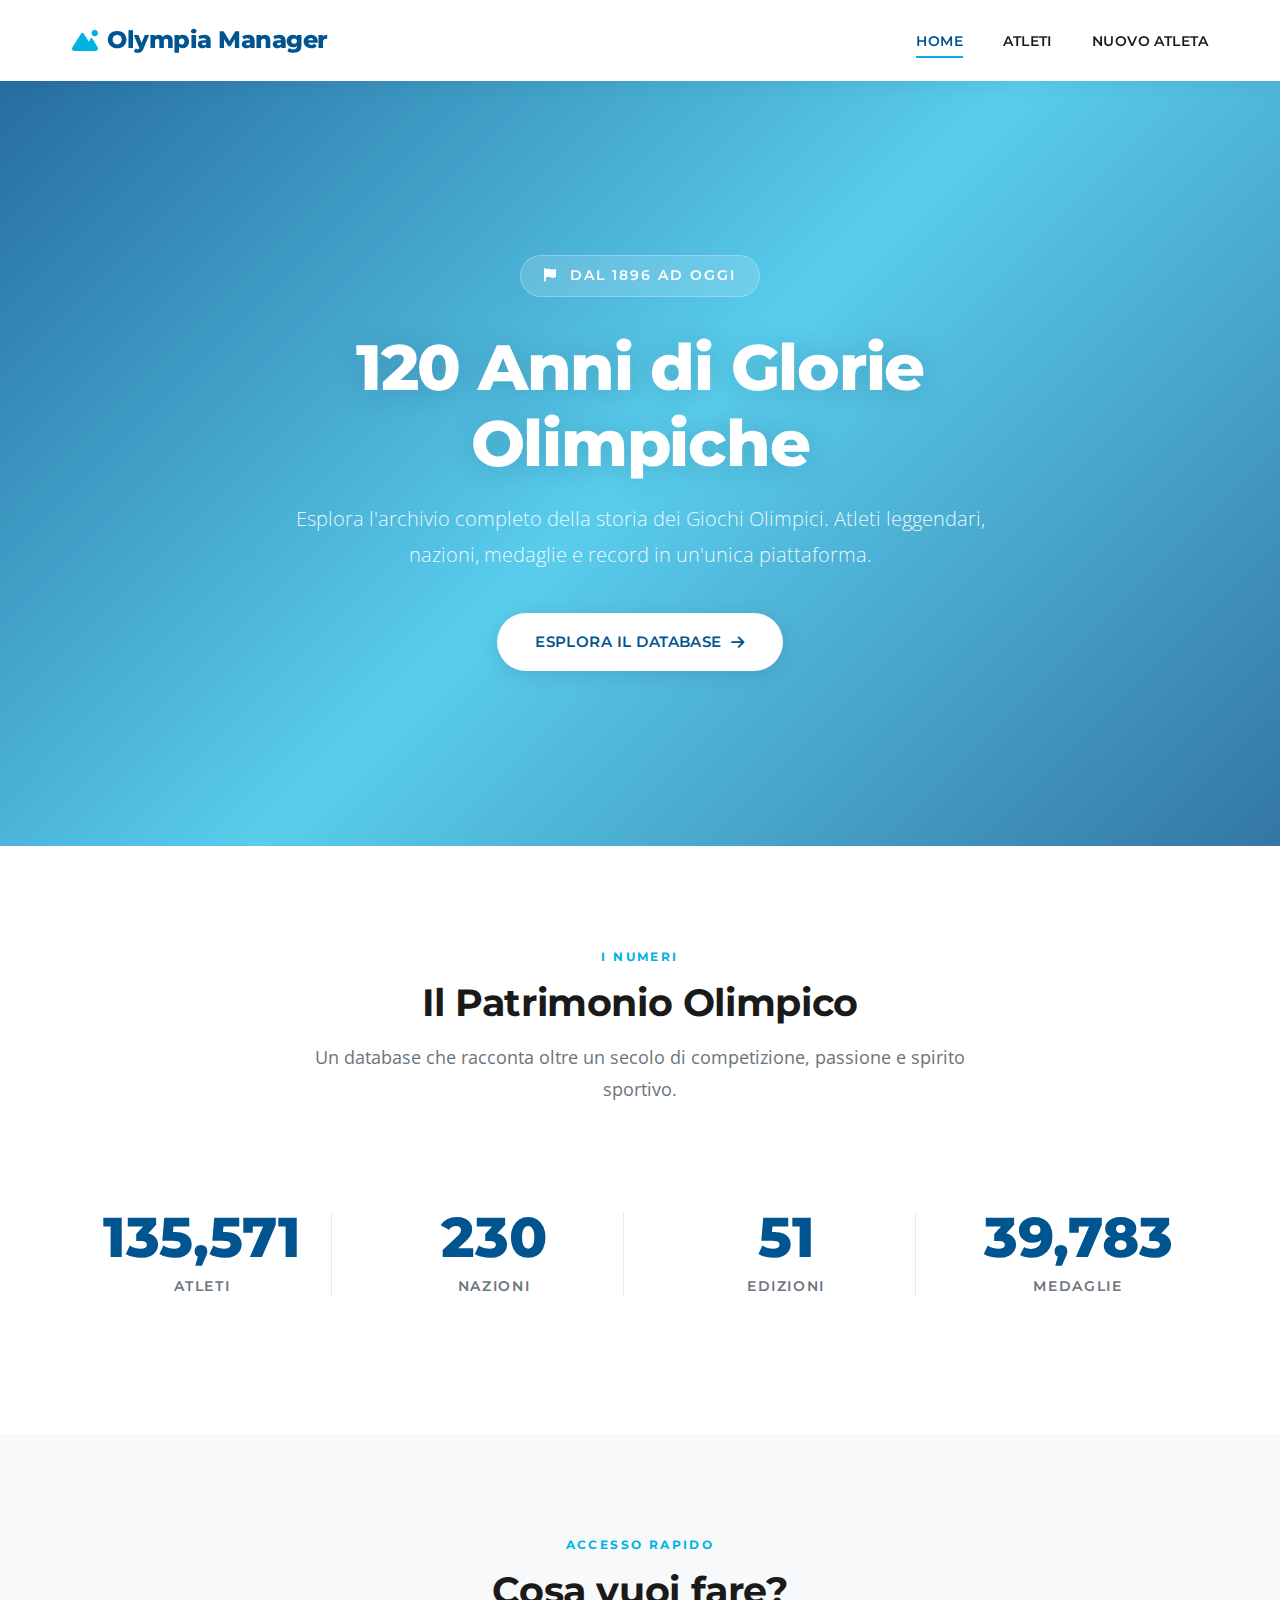
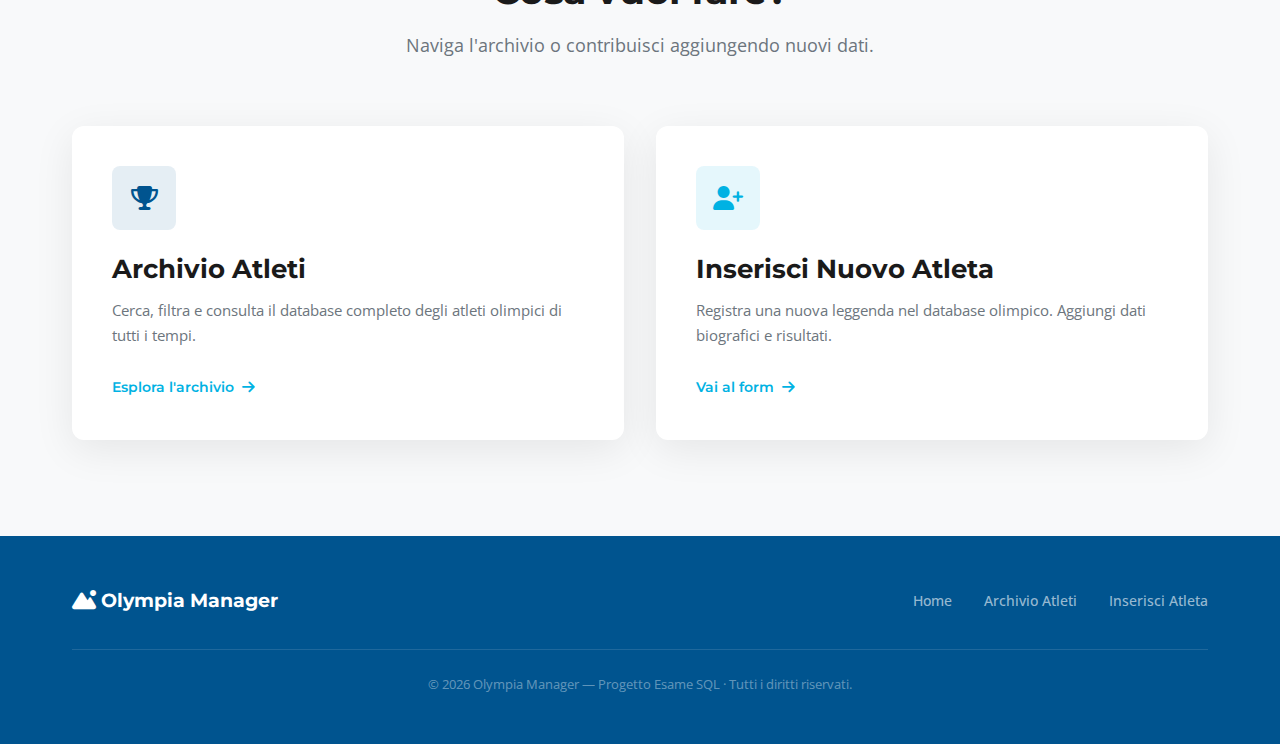
<file: Olympics_Project/app/templates/index.html>
<!DOCTYPE html>
<html lang="it">
<head>
    <meta charset="UTF-8">
    <meta name="viewport" content="width=device-width, initial-scale=1.0">
    <meta name="description" content="Olympia Manager — 120 anni di storia olimpica in un'unica piattaforma.">
    <title>Olympia Manager — Home</title>

    <!-- Bootstrap 5 -->
    <link href="https://cdn.jsdelivr.net/npm/bootstrap@5.3.2/dist/css/bootstrap.min.css" rel="stylesheet">
    <!-- Font Awesome 6 -->
    <link rel="stylesheet" href="https://cdnjs.cloudflare.com/ajax/libs/font-awesome/6.5.1/css/all.min.css">
    <!-- Custom CSS -->
    <link rel="stylesheet" href="../static/css/style.css">
</head>
<body>

    <!-- ========== NAVBAR ========== -->
    <nav class="navbar-olympia">
        <div class="container">
            <a href="index.html" class="navbar-brand-olympia">
                <i class="fas fa-mountain-sun"></i>
                Olympia Manager
            </a>
            <button class="navbar-toggle" onclick="document.getElementById('navLinks').classList.toggle('show')" aria-label="Toggle navigation">
                <i class="fas fa-bars"></i>
            </button>
            <ul class="nav-links-olympia" id="navLinks">
                <li><a href="index.html" class="active">Home</a></li>
                <li><a href="athletes.html">Atleti</a></li>
                <li><a href="add_athlete.html">Nuovo Atleta</a></li>
            </ul>
        </div>
    </nav>

    <!-- ========== HERO SECTION ========== -->
    <section class="hero">
        <div class="hero-content animate-in">
            <span class="hero-badge"><i class="fas fa-flag"></i>&nbsp; Dal 1896 ad oggi</span>
            <h1>120 Anni di Glorie Olimpiche</h1>
            <p>
                Esplora l'archivio completo della storia dei Giochi Olimpici.
                Atleti leggendari, nazioni, medaglie e record in un'unica piattaforma.
            </p>
            <a href="athletes.html" class="btn-olympia btn-white-olympia">
                Esplora il Database <i class="fas fa-arrow-right"></i>
            </a>
        </div>
    </section>

    <!-- ========== KPI HIGHLIGHTS ========== -->
    <section class="section">
        <div class="container">
            <div class="section-header animate-in">
                <span class="section-label">I Numeri</span>
                <h2>Il Patrimonio Olimpico</h2>
                <p>Un database che racconta oltre un secolo di competizione, passione e spirito sportivo.</p>
            </div>

            <div class="kpi-grid">
                <div class="kpi-item kpi-divider animate-in delay-1">
                    <div class="kpi-number">135,571</div>
                    <div class="kpi-label">Atleti</div>
                </div>
                <div class="kpi-item kpi-divider animate-in delay-2">
                    <div class="kpi-number">230</div>
                    <div class="kpi-label">Nazioni</div>
                </div>
                <div class="kpi-item kpi-divider animate-in delay-3">
                    <div class="kpi-number">51</div>
                    <div class="kpi-label">Edizioni</div>
                </div>
                <div class="kpi-item animate-in delay-4">
                    <div class="kpi-number">39,783</div>
                    <div class="kpi-label">Medaglie</div>
                </div>
            </div>
        </div>
    </section>

    <!-- ========== FEATURED SECTION ========== -->
    <section class="section section-alt">
        <div class="container">
            <div class="section-header animate-in">
                <span class="section-label">Accesso Rapido</span>
                <h2>Cosa vuoi fare?</h2>
                <p>Naviga l'archivio o contribuisci aggiungendo nuovi dati.</p>
            </div>

            <div class="grid-2">
                <a href="athletes.html" style="text-decoration: none; color: inherit;">
                    <div class="card-olympia animate-in delay-1">
                        <div class="card-olympia-body">
                            <div class="card-olympia-icon blue">
                                <i class="fas fa-trophy"></i>
                            </div>
                            <h3>Archivio Atleti</h3>
                            <p>Cerca, filtra e consulta il database completo degli atleti olimpici di tutti i tempi.</p>
                            <span class="card-link">
                                Esplora l'archivio <i class="fas fa-arrow-right"></i>
                            </span>
                        </div>
                    </div>
                </a>

                <a href="add_athlete.html" style="text-decoration: none; color: inherit;">
                    <div class="card-olympia animate-in delay-2">
                        <div class="card-olympia-body">
                            <div class="card-olympia-icon cyan">
                                <i class="fas fa-user-plus"></i>
                            </div>
                            <h3>Inserisci Nuovo Atleta</h3>
                            <p>Registra una nuova leggenda nel database olimpico. Aggiungi dati biografici e risultati.</p>
                            <span class="card-link">
                                Vai al form <i class="fas fa-arrow-right"></i>
                            </span>
                        </div>
                    </div>
                </a>
            </div>
        </div>
    </section>

    <!-- ========== FOOTER ========== -->
    <footer class="footer-olympia">
        <div class="container">
            <div class="footer-content">
                <div class="footer-brand">
                    <i class="fas fa-mountain-sun"></i> Olympia Manager
                </div>
                <ul class="footer-links">
                    <li><a href="index.html">Home</a></li>
                    <li><a href="athletes.html">Archivio Atleti</a></li>
                    <li><a href="add_athlete.html">Inserisci Atleta</a></li>
                </ul>
            </div>
            <div class="footer-copy">
                &copy; 2026 Olympia Manager &mdash; Progetto Esame SQL &middot; Tutti i diritti riservati.
            </div>
        </div>
    </footer>

    <script src="https://cdn.jsdelivr.net/npm/bootstrap@5.3.2/dist/js/bootstrap.bundle.min.js"></script>
</body>
</html>
</file>
<file: Olympics_Project/app/static/css/style.css>
/* ============================================================
   OLYMPIA MANAGER — Design System
   Inspired by Milano Cortina 2026 "Alpine Style"
   ============================================================ */

/* ---------- Google Fonts ---------- */
@import url('https://fonts.googleapis.com/css2?family=Montserrat:wght@300;400;600;700;800&family=Open+Sans:wght@300;400;500;600&display=swap');

/* ---------- CSS Custom Properties ---------- */
:root {
  --primary-bg:    #FFFFFF;
  --secondary-bg:  #F8F9FA;
  --text-main:     #1A1A1A;
  --text-muted:    #6C757D;
  --brand-color:   #00548F;
  --brand-dark:    #003D6B;
  --accent-color:  #00B2E3;
  --accent-dark:   #0095C0;
  --danger-color:  #E2001A;
  --danger-dark:   #B80015;
  --success-color: #28A745;
  --border-light:  #E8EAED;
  --input-bg:      #F2F2F2;
  --shadow-soft:   0 10px 40px rgba(0, 0, 0, 0.08);
  --shadow-hover:  0 16px 48px rgba(0, 0, 0, 0.12);
  --radius:        12px;
  --radius-sm:     8px;
  --transition:    all 0.3s cubic-bezier(0.25, 0.46, 0.45, 0.94);
}

/* ---------- Reset & Base ---------- */
*,
*::before,
*::after {
  margin: 0;
  padding: 0;
  box-sizing: border-box;
}

html {
  scroll-behavior: smooth;
  font-size: 16px;
}

body {
  font-family: 'Open Sans', -apple-system, BlinkMacSystemFont, sans-serif;
  color: var(--text-main);
  background-color: var(--primary-bg);
  line-height: 1.7;
  -webkit-font-smoothing: antialiased;
  -moz-osx-font-smoothing: grayscale;
  overflow-x: hidden;
}

h1, h2, h3, h4, h5, h6 {
  font-family: 'Montserrat', sans-serif;
  font-weight: 700;
  line-height: 1.2;
  color: var(--text-main);
}

h1 { font-size: 3.2rem; letter-spacing: -0.02em; }
h2 { font-size: 2.4rem; letter-spacing: -0.01em; }
h3 { font-size: 1.6rem; }
h4 { font-size: 1.25rem; }

p {
  color: var(--text-muted);
  font-weight: 400;
}

a {
  text-decoration: none;
  color: var(--accent-color);
  transition: var(--transition);
}

a:hover {
  color: var(--accent-dark);
}

img {
  max-width: 100%;
  height: auto;
}

/* ---------- NAVBAR ---------- */
.navbar-olympia {
  background: var(--primary-bg);
  padding: 1.25rem 0;
  position: sticky;
  top: 0;
  z-index: 1050;
  box-shadow: 0 2px 20px rgba(0, 0, 0, 0.06);
  transition: var(--transition);
}

.navbar-olympia .container {
  display: flex;
  align-items: center;
  justify-content: space-between;
}

.navbar-brand-olympia {
  font-family: 'Montserrat', sans-serif;
  font-weight: 800;
  font-size: 1.5rem;
  color: var(--brand-color) !important;
  letter-spacing: -0.02em;
  display: flex;
  align-items: center;
  gap: 0.6rem;
}

.navbar-brand-olympia i {
  font-size: 1.3rem;
  color: var(--accent-color);
}

.navbar-brand-olympia:hover {
  color: var(--brand-dark) !important;
}

.nav-links-olympia {
  display: flex;
  align-items: center;
  gap: 2.5rem;
  list-style: none;
  margin: 0;
  padding: 0;
}

.nav-links-olympia a {
  font-family: 'Montserrat', sans-serif;
  font-weight: 600;
  font-size: 0.9rem;
  color: var(--text-main);
  letter-spacing: 0.03em;
  text-transform: uppercase;
  position: relative;
  padding: 0.5rem 0;
}

.nav-links-olympia a::after {
  content: '';
  position: absolute;
  bottom: 0;
  left: 0;
  width: 0;
  height: 2px;
  background: var(--accent-color);
  transition: var(--transition);
}

.nav-links-olympia a:hover::after,
.nav-links-olympia a.active::after {
  width: 100%;
}

.nav-links-olympia a:hover {
  color: var(--brand-color);
}

.nav-links-olympia a.active {
  color: var(--brand-color);
}

/* Mobile Toggle */
.navbar-toggle {
  display: none;
  background: none;
  border: none;
  font-size: 1.5rem;
  color: var(--brand-color);
  cursor: pointer;
}

/* ---------- HERO SECTION ---------- */
.hero {
  position: relative;
  min-height: 85vh;
  display: flex;
  align-items: center;
  justify-content: center;
  overflow: hidden;
  background: url('https://images.unsplash.com/photo-1569517282132-25d22f4573e6?w=1920&q=80') center/cover no-repeat;
}

.hero::before {
  content: '';
  position: absolute;
  inset: 0;
  background: linear-gradient(
    135deg,
    rgba(0, 84, 143, 0.85) 0%,
    rgba(0, 178, 227, 0.65) 50%,
    rgba(0, 84, 143, 0.80) 100%
  );
  z-index: 1;
}

.hero-content {
  position: relative;
  z-index: 2;
  text-align: center;
  max-width: 800px;
  padding: 2rem;
}

.hero-content h1 {
  color: #fff;
  font-size: 4rem;
  font-weight: 800;
  margin-bottom: 1.2rem;
  text-shadow: 0 2px 30px rgba(0, 0, 0, 0.15);
}

.hero-content p {
  color: rgba(255, 255, 255, 0.9);
  font-size: 1.25rem;
  font-weight: 300;
  margin-bottom: 2.5rem;
  line-height: 1.8;
}

.hero-badge {
  display: inline-block;
  background: rgba(255, 255, 255, 0.15);
  backdrop-filter: blur(10px);
  border: 1px solid rgba(255, 255, 255, 0.25);
  padding: 0.5rem 1.4rem;
  border-radius: 50px;
  color: #fff;
  font-family: 'Montserrat', sans-serif;
  font-weight: 600;
  font-size: 0.85rem;
  letter-spacing: 0.15em;
  text-transform: uppercase;
  margin-bottom: 2rem;
}

/* ---------- BUTTONS ---------- */
.btn-olympia {
  display: inline-flex;
  align-items: center;
  gap: 0.6rem;
  font-family: 'Montserrat', sans-serif;
  font-weight: 600;
  font-size: 0.95rem;
  letter-spacing: 0.03em;
  padding: 1rem 2.4rem;
  border: none;
  border-radius: 50px;
  cursor: pointer;
  transition: var(--transition);
  text-transform: uppercase;
}

.btn-primary-olympia {
  background: var(--accent-color);
  color: #fff;
  box-shadow: 0 4px 20px rgba(0, 178, 227, 0.35);
}

.btn-primary-olympia:hover {
  background: var(--accent-dark);
  color: #fff;
  transform: translateY(-2px);
  box-shadow: 0 8px 30px rgba(0, 178, 227, 0.4);
}

.btn-brand-olympia {
  background: var(--brand-color);
  color: #fff;
  box-shadow: 0 4px 20px rgba(0, 84, 143, 0.3);
}

.btn-brand-olympia:hover {
  background: var(--brand-dark);
  color: #fff;
  transform: translateY(-2px);
  box-shadow: 0 8px 30px rgba(0, 84, 143, 0.35);
}

.btn-danger-olympia {
  background: var(--danger-color);
  color: #fff;
  box-shadow: 0 4px 20px rgba(226, 0, 26, 0.25);
}

.btn-danger-olympia:hover {
  background: var(--danger-dark);
  color: #fff;
  transform: translateY(-2px);
}

.btn-outline-olympia {
  background: transparent;
  color: var(--brand-color);
  border: 2px solid var(--brand-color);
}

.btn-outline-olympia:hover {
  background: var(--brand-color);
  color: #fff;
  transform: translateY(-2px);
}

.btn-white-olympia {
  background: #fff;
  color: var(--brand-color);
  box-shadow: 0 4px 20px rgba(0, 0, 0, 0.1);
}

.btn-white-olympia:hover {
  background: var(--secondary-bg);
  color: var(--brand-dark);
  transform: translateY(-2px);
}

.btn-sm {
  padding: 0.6rem 1.4rem;
  font-size: 0.8rem;
}

.btn-icon {
  width: 40px;
  height: 40px;
  padding: 0;
  border-radius: 50%;
  display: inline-flex;
  align-items: center;
  justify-content: center;
  font-size: 0.9rem;
}

/* ---------- SECTIONS ---------- */
.section {
  padding: 6rem 0;
}

.section-alt {
  background: var(--secondary-bg);
}

.section-header {
  text-align: center;
  max-width: 650px;
  margin: 0 auto 4rem;
}

.section-header h2 {
  margin-bottom: 1rem;
}

.section-header p {
  font-size: 1.1rem;
  line-height: 1.8;
}

.section-label {
  display: inline-block;
  font-family: 'Montserrat', sans-serif;
  font-weight: 700;
  font-size: 0.75rem;
  letter-spacing: 0.2em;
  text-transform: uppercase;
  color: var(--accent-color);
  margin-bottom: 0.8rem;
}

/* ---------- KPI / HIGHLIGHTS ---------- */
.kpi-grid {
  display: grid;
  grid-template-columns: repeat(4, 1fr);
  gap: 2rem;
}

.kpi-item {
  text-align: center;
  padding: 2.5rem 1rem;
}

.kpi-number {
  font-family: 'Montserrat', sans-serif;
  font-weight: 800;
  font-size: 3.5rem;
  color: var(--brand-color);
  line-height: 1;
  margin-bottom: 0.6rem;
}

.kpi-label {
  font-family: 'Montserrat', sans-serif;
  font-weight: 600;
  font-size: 0.85rem;
  letter-spacing: 0.12em;
  text-transform: uppercase;
  color: var(--text-muted);
}

.kpi-divider {
  position: relative;
}

.kpi-divider::after {
  content: '';
  position: absolute;
  right: 0;
  top: 25%;
  height: 50%;
  width: 1px;
  background: var(--border-light);
}

.kpi-divider:last-child::after {
  display: none;
}

/* ---------- CARDS ---------- */
.card-olympia {
  background: var(--primary-bg);
  border: none;
  border-radius: var(--radius);
  box-shadow: var(--shadow-soft);
  transition: var(--transition);
  overflow: hidden;
}

.card-olympia:hover {
  transform: translateY(-6px);
  box-shadow: var(--shadow-hover);
}

.card-olympia-body {
  padding: 2.5rem;
}

.card-olympia-icon {
  width: 64px;
  height: 64px;
  border-radius: var(--radius-sm);
  display: flex;
  align-items: center;
  justify-content: center;
  font-size: 1.5rem;
  margin-bottom: 1.5rem;
}

.card-olympia-icon.blue {
  background: rgba(0, 84, 143, 0.1);
  color: var(--brand-color);
}

.card-olympia-icon.cyan {
  background: rgba(0, 178, 227, 0.1);
  color: var(--accent-color);
}

.card-olympia-icon.green {
  background: rgba(40, 167, 69, 0.1);
  color: var(--success-color);
}

.card-olympia h3 {
  margin-bottom: 0.8rem;
}

.card-olympia p {
  margin-bottom: 1.5rem;
  font-size: 0.95rem;
}

.card-olympia .card-link {
  font-family: 'Montserrat', sans-serif;
  font-weight: 600;
  font-size: 0.9rem;
  color: var(--accent-color);
  display: inline-flex;
  align-items: center;
  gap: 0.5rem;
}

.card-olympia .card-link i {
  transition: var(--transition);
}

.card-olympia:hover .card-link i {
  transform: translateX(4px);
}

.search-bar-wrapper {
  max-width: 700px;
  margin: 0 auto 3rem;
  position: relative;
}

.search-bar {
  width: 100%;
  font-family: 'Open Sans', sans-serif;
  font-size: 1.05rem;
  padding: 1.2rem 1.5rem 1.2rem 3.5rem;
  background: var(--primary-bg);
  border: none;
  border-radius: 50px;
  box-shadow: var(--shadow-soft);
  color: var(--text-main);
  transition: var(--transition);
  outline: none;
}

.search-bar::placeholder {
  color: #ABABAB;
}

.search-bar:focus {
  box-shadow: var(--shadow-hover), 0 0 0 3px rgba(0, 178, 227, 0.15);
}

.search-bar-icon {
  position: absolute;
  left: 1.4rem;
  top: 50%;
  transform: translateY(-50%);
  color: var(--accent-color);
  font-size: 1.1rem;
}

.table-olympia-wrapper {
  background: var(--primary-bg);
  border-radius: var(--radius);
  box-shadow: var(--shadow-soft);
  overflow: hidden;
}

.table-olympia {
  width: 100%;
  border-collapse: collapse;
}

.table-olympia thead th {
  font-family: 'Montserrat', sans-serif;
  font-weight: 700;
  font-size: 0.75rem;
  letter-spacing: 0.1em;
  text-transform: uppercase;
  color: var(--brand-color);
  background: var(--primary-bg);
  padding: 1.2rem 1.5rem;
  border-bottom: 2px solid var(--border-light);
  text-align: left;
}

.table-olympia tbody tr {
  transition: var(--transition);
}

.table-olympia tbody tr:hover {
  background: rgba(0, 178, 227, 0.03);
}

.table-olympia tbody td {
  padding: 1rem 1.5rem;
  border-bottom: 1px solid var(--border-light);
  font-size: 0.93rem;
  color: var(--text-main);
  vertical-align: middle;
}

.table-olympia tbody tr:last-child td {
  border-bottom: none;
}

.table-actions {
  display: flex;
  gap: 0.5rem;
}

.action-btn {
  width: 36px;
  height: 36px;
  display: inline-flex;
  align-items: center;
  justify-content: center;
  border-radius: 50%;
  border: none;
  cursor: pointer;
  transition: var(--transition);
  font-size: 0.85rem;
}

.action-btn.edit {
  background: rgba(0, 178, 227, 0.1);
  color: var(--accent-color);
}

.action-btn.edit:hover {
  background: var(--accent-color);
  color: #fff;
}

.action-btn.delete {
  background: rgba(226, 0, 26, 0.08);
  color: var(--danger-color);
}

.action-btn.delete:hover {
  background: var(--danger-color);
  color: #fff;
}

.medal-badge {
  display: inline-flex;
  align-items: center;
  gap: 0.3rem;
  padding: 0.25rem 0.8rem;
  border-radius: 50px;
  font-family: 'Montserrat', sans-serif;
  font-weight: 600;
  font-size: 0.75rem;
  text-transform: uppercase;
  letter-spacing: 0.05em;
}

.medal-gold {
  background: rgba(255, 193, 7, 0.15);
  color: #D4A017;
}

.medal-silver {
  background: rgba(192, 192, 192, 0.2);
  color: #7A7A7A;
}

.medal-bronze {
  background: rgba(205, 127, 50, 0.15);
  color: #B87333;
}

.medal-na {
  background: var(--secondary-bg);
  color: var(--text-muted);
}

.form-olympia {
  max-width: 680px;
  margin: 0 auto;
}

.form-card {
  background: var(--primary-bg);
  border-radius: var(--radius);
  box-shadow: var(--shadow-soft);
  padding: 3rem;
}

.form-section-title {
  font-family: 'Montserrat', sans-serif;
  font-weight: 700;
  font-size: 0.8rem;
  letter-spacing: 0.15em;
  text-transform: uppercase;
  color: var(--accent-color);
  margin-bottom: 1.5rem;
  padding-bottom: 0.8rem;
  border-bottom: 2px solid var(--border-light);
  display: flex;
  align-items: center;
  gap: 0.6rem;
}

.form-section-title i {
  font-size: 1rem;
}

.form-group {
  margin-bottom: 1.5rem;
}

.form-label-olympia {
  display: block;
  font-family: 'Montserrat', sans-serif;
  font-weight: 600;
  font-size: 0.8rem;
  letter-spacing: 0.05em;
  text-transform: uppercase;
  color: var(--text-main);
  margin-bottom: 0.5rem;
}

.form-input-olympia {
  width: 100%;
  font-family: 'Open Sans', sans-serif;
  font-size: 0.95rem;
  padding: 0.9rem 1rem;
  background: var(--input-bg);
  border: none;
  border-bottom: 2px solid transparent;
  border-radius: var(--radius-sm) var(--radius-sm) 0 0;
  color: var(--text-main);
  transition: var(--transition);
  outline: none;
}

.form-input-olympia::placeholder {
  color: #ABABAB;
}

.form-input-olympia:focus {
  background: #EBEBEB;
  border-bottom-color: var(--accent-color);
}

.form-select-olympia {
  width: 100%;
  font-family: 'Open Sans', sans-serif;
  font-size: 0.95rem;
  padding: 0.9rem 1rem;
  background: var(--input-bg);
  border: none;
  border-bottom: 2px solid transparent;
  border-radius: var(--radius-sm) var(--radius-sm) 0 0;
  color: var(--text-main);
  transition: var(--transition);
  outline: none;
  cursor: pointer;
  appearance: none;
  -webkit-appearance: none;
  background-image: url("data:image/svg+xml,%3Csvg xmlns='http://www.w3.org/2000/svg' width='12' height='12' viewBox='0 0 12 12'%3E%3Cpath fill='%236C757D' d='M6 8L1 3h10z'/%3E%3C/svg%3E");
  background-repeat: no-repeat;
  background-position: right 1rem center;
}

.form-select-olympia:focus {
  background-color: #EBEBEB;
  border-bottom-color: var(--accent-color);
  background-image: url("data:image/svg+xml,%3Csvg xmlns='http://www.w3.org/2000/svg' width='12' height='12' viewBox='0 0 12 12'%3E%3Cpath fill='%2300B2E3' d='M6 8L1 3h10z'/%3E%3C/svg%3E");
}

.form-row {
  display: grid;
  grid-template-columns: 1fr 1fr;
  gap: 1.5rem;
}

.form-divider {
  height: 1px;
  background: var(--border-light);
  margin: 2rem 0;
}

.pagination-olympia {
  display: flex;
  justify-content: center;
  gap: 0.4rem;
  margin-top: 2.5rem;
  list-style: none;
  padding: 0;
}

.pagination-olympia .page-btn {
  width: 42px;
  height: 42px;
  display: flex;
  align-items: center;
  justify-content: center;
  border-radius: 50%;
  font-family: 'Montserrat', sans-serif;
  font-weight: 600;
  font-size: 0.85rem;
  color: var(--text-main);
  background: transparent;
  border: none;
  cursor: pointer;
  transition: var(--transition);
}

.pagination-olympia .page-btn:hover {
  background: var(--secondary-bg);
  color: var(--brand-color);
}

.pagination-olympia .page-btn.active {
  background: var(--brand-color);
  color: #fff;
}

.footer-olympia {
  background: var(--brand-color);
  color: rgba(255, 255, 255, 0.7);
  padding: 3rem 0;
}

.footer-content {
  display: flex;
  justify-content: space-between;
  align-items: center;
}

.footer-brand {
  font-family: 'Montserrat', sans-serif;
  font-weight: 700;
  font-size: 1.2rem;
  color: #fff;
}

.footer-links {
  display: flex;
  gap: 2rem;
  list-style: none;
  margin: 0;
  padding: 0;
}

.footer-links a {
  color: rgba(255, 255, 255, 0.6);
  font-size: 0.85rem;
  font-weight: 500;
  transition: var(--transition);
}

.footer-links a:hover {
  color: #fff;
}

.footer-copy {
  font-size: 0.8rem;
  margin-top: 2rem;
  padding-top: 1.5rem;
  border-top: 1px solid rgba(255, 255, 255, 0.12);
  text-align: center;
  color: rgba(255, 255, 255, 0.4);
}

.flash-message {
  padding: 1rem 1.5rem;
  border-radius: var(--radius-sm);
  font-family: 'Open Sans', sans-serif;
  font-size: 0.9rem;
  font-weight: 500;
  margin-bottom: 1.5rem;
  display: flex;
  align-items: center;
  gap: 0.8rem;
}

.flash-success {
  background: rgba(40, 167, 69, 0.1);
  color: var(--success-color);
  border-left: 4px solid var(--success-color);
}

.flash-danger {
  background: rgba(226, 0, 26, 0.08);
  color: var(--danger-color);
  border-left: 4px solid var(--danger-color);
}

.page-header {
  padding: 4rem 0 2rem;
  text-align: center;
}

.page-header h1 {
  margin-bottom: 0.6rem;
}

.page-header p {
  font-size: 1.1rem;
}

.empty-state {
  text-align: center;
  padding: 4rem 2rem;
}

.empty-state i {
  font-size: 3rem;
  color: var(--border-light);
  margin-bottom: 1rem;
}

.empty-state h3 {
  color: var(--text-muted);
  font-weight: 600;
}

.empty-state p {
  font-size: 0.95rem;
}

.container {
  max-width: 1200px;
  margin: 0 auto;
  padding: 0 2rem;
}

.container-narrow {
  max-width: 800px;
  margin: 0 auto;
  padding: 0 2rem;
}

.text-center { text-align: center; }
.text-muted  { color: var(--text-muted); }
.mt-1 { margin-top: 0.5rem; }
.mt-2 { margin-top: 1rem; }
.mt-3 { margin-top: 1.5rem; }
.mt-4 { margin-top: 2rem; }
.mb-1 { margin-bottom: 0.5rem; }
.mb-2 { margin-bottom: 1rem; }
.mb-3 { margin-bottom: 1.5rem; }
.mb-4 { margin-bottom: 2rem; }

.grid-2 {
  display: grid;
  grid-template-columns: repeat(2, 1fr);
  gap: 2rem;
}

.grid-3 {
  display: grid;
  grid-template-columns: repeat(3, 1fr);
  gap: 2rem;
}

@media (max-width: 992px) {
  h1 { font-size: 2.5rem; }
  h2 { font-size: 2rem; }

  .hero-content h1 { font-size: 3rem; }

  .kpi-grid {
    grid-template-columns: repeat(2, 1fr);
  }

  .kpi-divider:nth-child(2)::after {
    display: none;
  }

  .grid-2,
  .grid-3 {
    grid-template-columns: 1fr;
  }
}

@media (max-width: 768px) {
  html { font-size: 15px; }

  .navbar-olympia .container {
    flex-wrap: wrap;
  }

  .navbar-toggle {
    display: block;
  }

  .nav-links-olympia {
    display: none;
    width: 100%;
    flex-direction: column;
    gap: 0.5rem;
    padding-top: 1rem;
    border-top: 1px solid var(--border-light);
    margin-top: 1rem;
  }

  .nav-links-olympia.show {
    display: flex;
  }

  .nav-links-olympia a {
    padding: 0.8rem 0;
  }

  .hero {
    min-height: 70vh;
  }

  .hero-content h1 {
    font-size: 2.4rem;
  }

  .hero-content p {
    font-size: 1.05rem;
  }

  .section {
    padding: 4rem 0;
  }

  .kpi-grid {
    grid-template-columns: repeat(2, 1fr);
    gap: 1rem;
  }

  .form-row {
    grid-template-columns: 1fr;
  }

  .form-card {
    padding: 2rem 1.5rem;
  }

  .footer-content {
    flex-direction: column;
    gap: 1.5rem;
    text-align: center;
  }

  .footer-links {
    flex-wrap: wrap;
    justify-content: center;
    gap: 1rem;
  }

  .table-olympia-wrapper {
    overflow-x: auto;
  }

  .table-olympia {
    min-width: 700px;
  }
}

@media (max-width: 480px) {
  .hero-content h1 {
    font-size: 2rem;
  }

  .kpi-number {
    font-size: 2.5rem;
  }

  .btn-olympia {
    padding: 0.85rem 1.8rem;
    font-size: 0.85rem;
  }
}

@keyframes fadeInUp {
  from {
    opacity: 0;
    transform: translateY(30px);
  }
  to {
    opacity: 1;
    transform: translateY(0);
  }
}

.animate-in {
  animation: fadeInUp 0.6s ease-out forwards;
}

.delay-1 { animation-delay: 0.1s; }
.delay-2 { animation-delay: 0.2s; }
.delay-3 { animation-delay: 0.3s; }
.delay-4 { animation-delay: 0.4s; }
</file>
